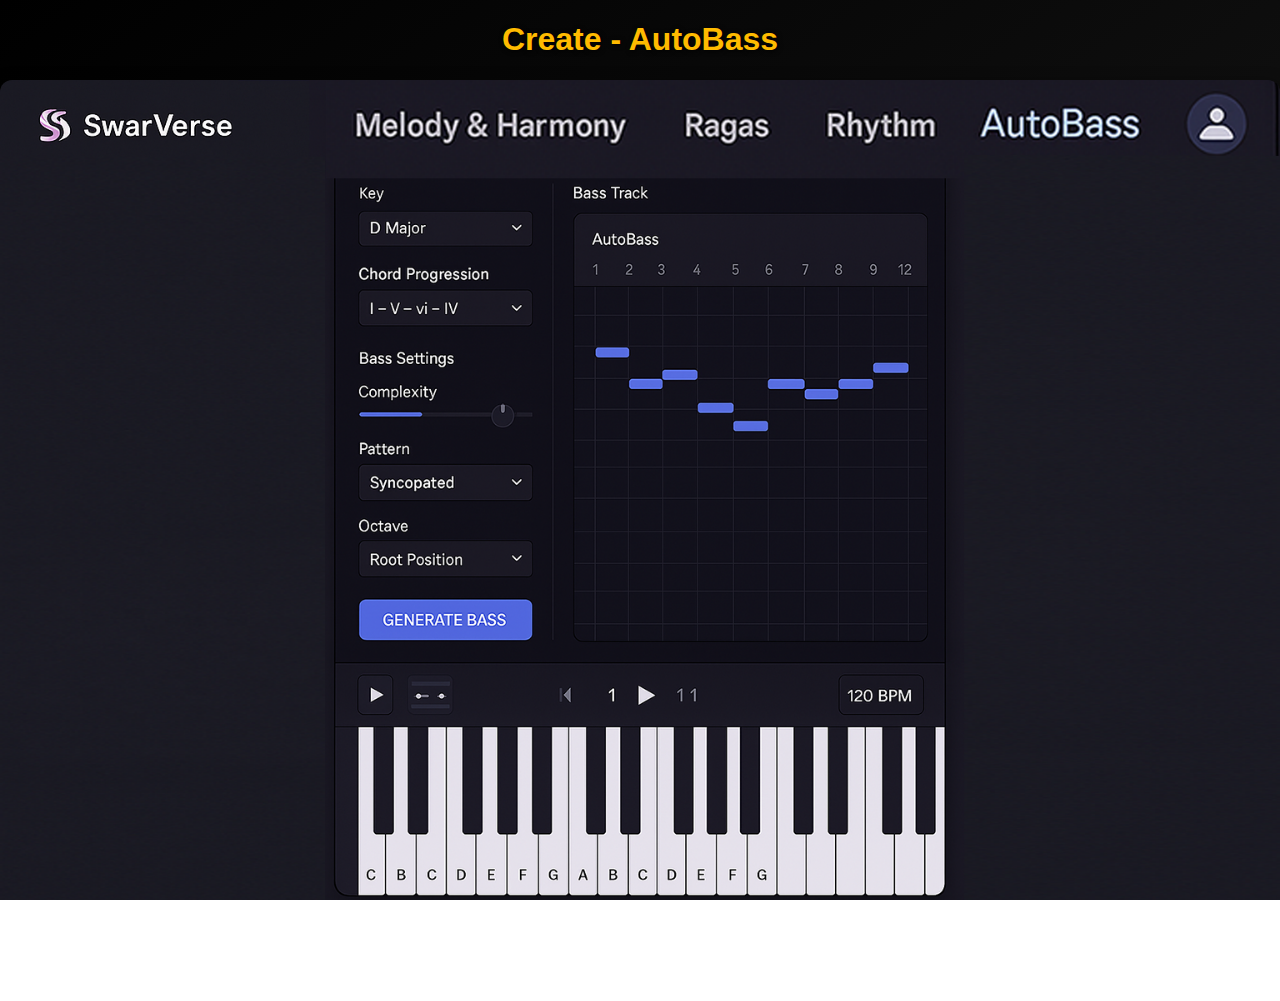
<file: Create/AutoBass/index.html>
<!DOCTYPE html>
<html lang="en">
<head>
    <meta charset="UTF-8">
    <title>Create - AutoBass | SwarVerse</title>
    <link rel="stylesheet" href="../../style.css">
</head>
<body>
    <h1>Create - AutoBass</h1>
    <a href="../../index.html">
    <img src="../../assets/AutoBass.png" alt="Create/AutoBass" style="max-width:100%;">
    </a>
    <p>This is the UI preview for the Create/AutoBass section.</p>
    <a href="../../index.html">← Back to Main</a>
    <script>
  window.addEventListener('DOMContentLoaded', () => {
    document.body.classList.add('loaded');
  });
</script>
</body>
</html>
</file>
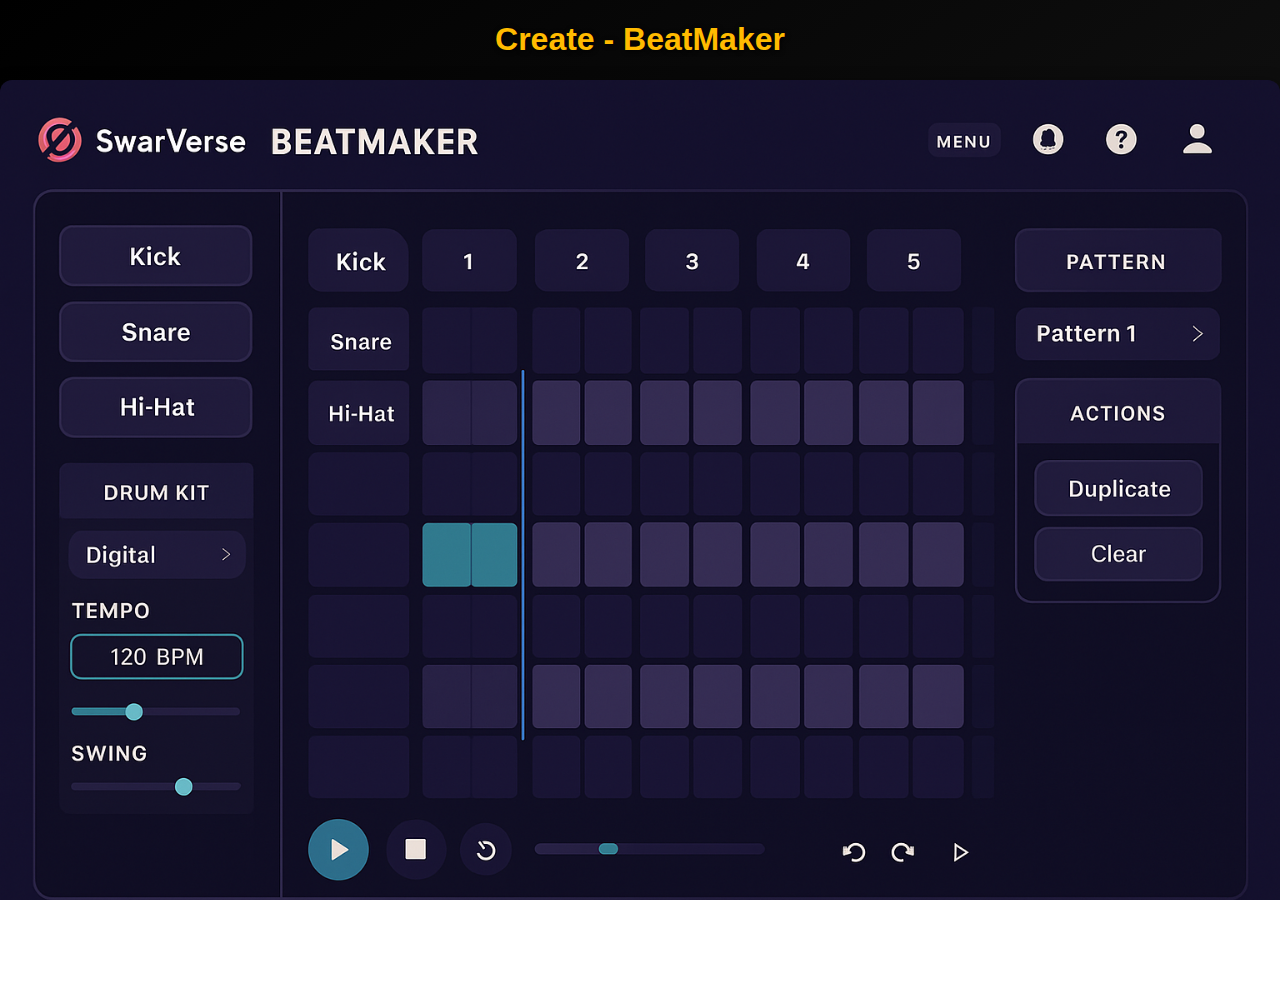
<file: Create/BeatMaker/index.html>
<!DOCTYPE html>
<html lang="en">
<head>
    <meta charset="UTF-8">
    <title>Create - BeatMaker | SwarVerse</title>
    <link rel="stylesheet" href="../../style.css">
</head>
<body>
    <h1>Create - BeatMaker</h1>
    <a href="../../index.html">
    <img src="../../assets/BeatMaker.png" alt="Create/BeatMaker" style="max-width:100%;">
    </a>
    <p>This is the UI preview for the Create/BeatMaker section.</p>
    <a href="../../index.html">← Back to Main</a>
    <script>
  window.addEventListener('DOMContentLoaded', () => {
    document.body.classList.add('loaded');
  });
</script>
</body>
</html>
</file>
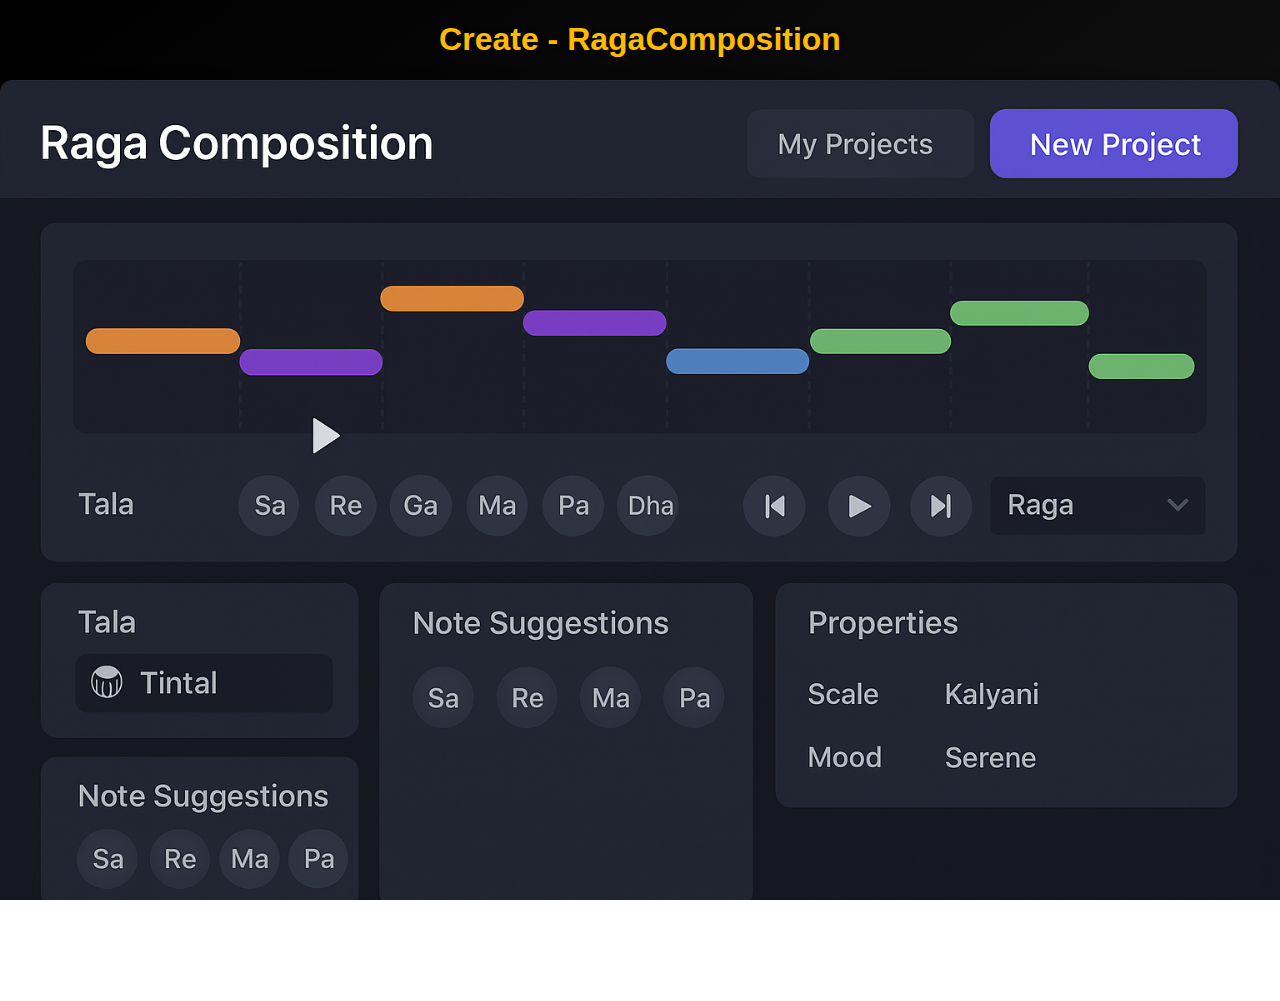
<file: Create/RagaComposition/index.html>
<!DOCTYPE html>
<html lang="en">
<head>
    <meta charset="UTF-8">
    <title>Create - RagaComposition | SwarVerse</title>
    <link rel="stylesheet" href="../../style.css">
    <meta name="viewport" content="width=device-width, initial-scale=1.0">

</head>
<body>
    <h1>Create - RagaComposition</h1>
    <a href="../../index.html">
    <img src="../../assets/Raga Composition.png" alt="Create/RagaComposition" style="max-width:100%;">
    </a>
    <p>This is the UI preview for the Create/RagaComposition section.</p>
    <a href="../../index.html">← Back to Main</a>
    <script>
  window.addEventListener('DOMContentLoaded', () => {
    document.body.classList.add('loaded');
  });
</script>
</body>
</html>
</file>
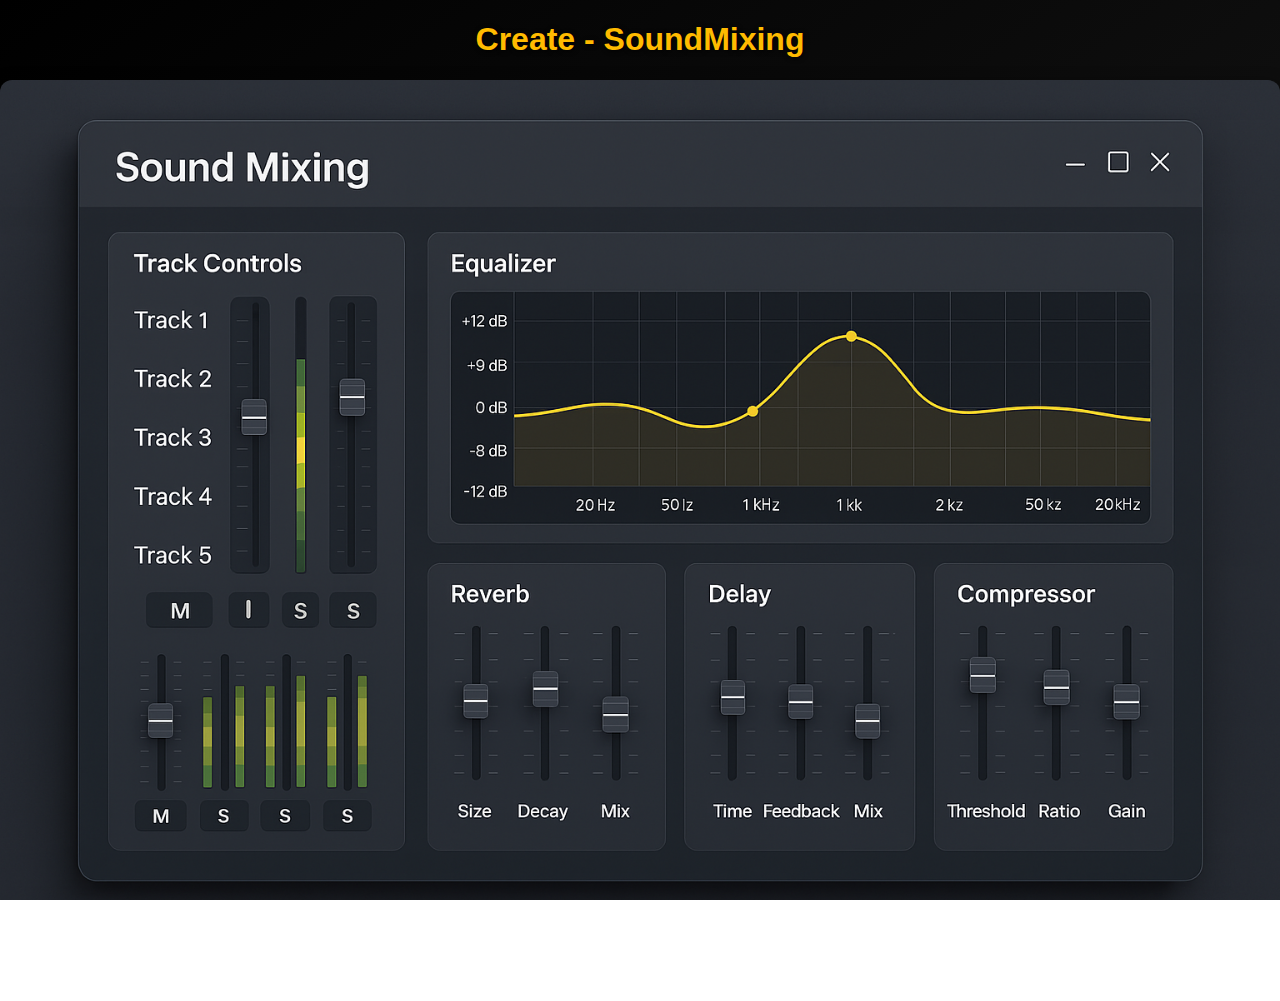
<file: Create/SoundMixing/index.html>
<!DOCTYPE html>
<html lang="en">
<head>
    <meta charset="UTF-8">
    <title>Create - SoundMixing | SwarVerse</title>
    <link rel="stylesheet" href="../../style.css">
</head>
<body>
    <h1>Create - SoundMixing</h1>
    <a href="../../index.html">
    <img src="../../assets/SoundMixing.png" alt="Create/SoundMixing" style="max-width:100%;">
    </a>
    <p>This is the UI preview for the Create/SoundMixing section.</p>
    <a href="../../index.html">← Back to Main</a>
    <script>
  window.addEventListener('DOMContentLoaded', () => {
    document.body.classList.add('loaded');
  });
</script>
</body>
</html>
</file>
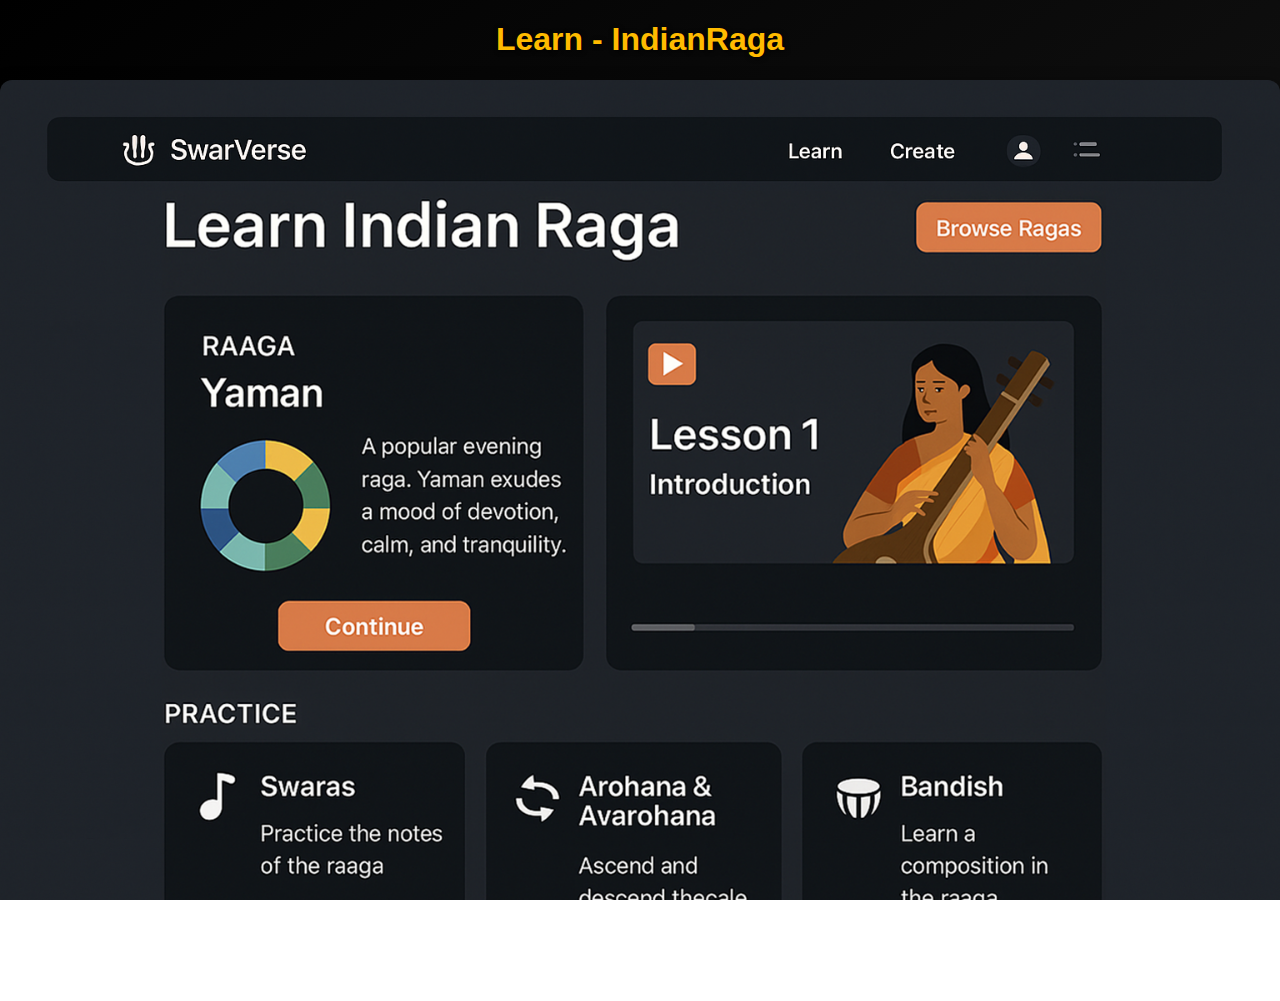
<file: Learn/IndianRaga/index.html>
<!DOCTYPE html>
<html lang="en">
<head>
    <meta charset="UTF-8">
    <title>Learn - IndianRaga | SwarVerse</title>
    <link rel="stylesheet" href="../../style.css">
    <meta name="viewport" content="width=device-width, initial-scale=1.0">

</head>
<body>
    <h1>Learn - IndianRaga</h1>
    <a href="../../index.html">
    <img src="../../assets/Indian Raga.png" alt="Learn/IndianRaga" style="max-width:100%;">
    </a>
    <p>This is the UI preview for the Learn/IndianRaga section.</p>
    <a href="../../index.html">← Back to Main</a>
<script>
  window.addEventListener('DOMContentLoaded', () => {
    document.body.classList.add('loaded');
  });
</script>
</body>
</html>
</file>
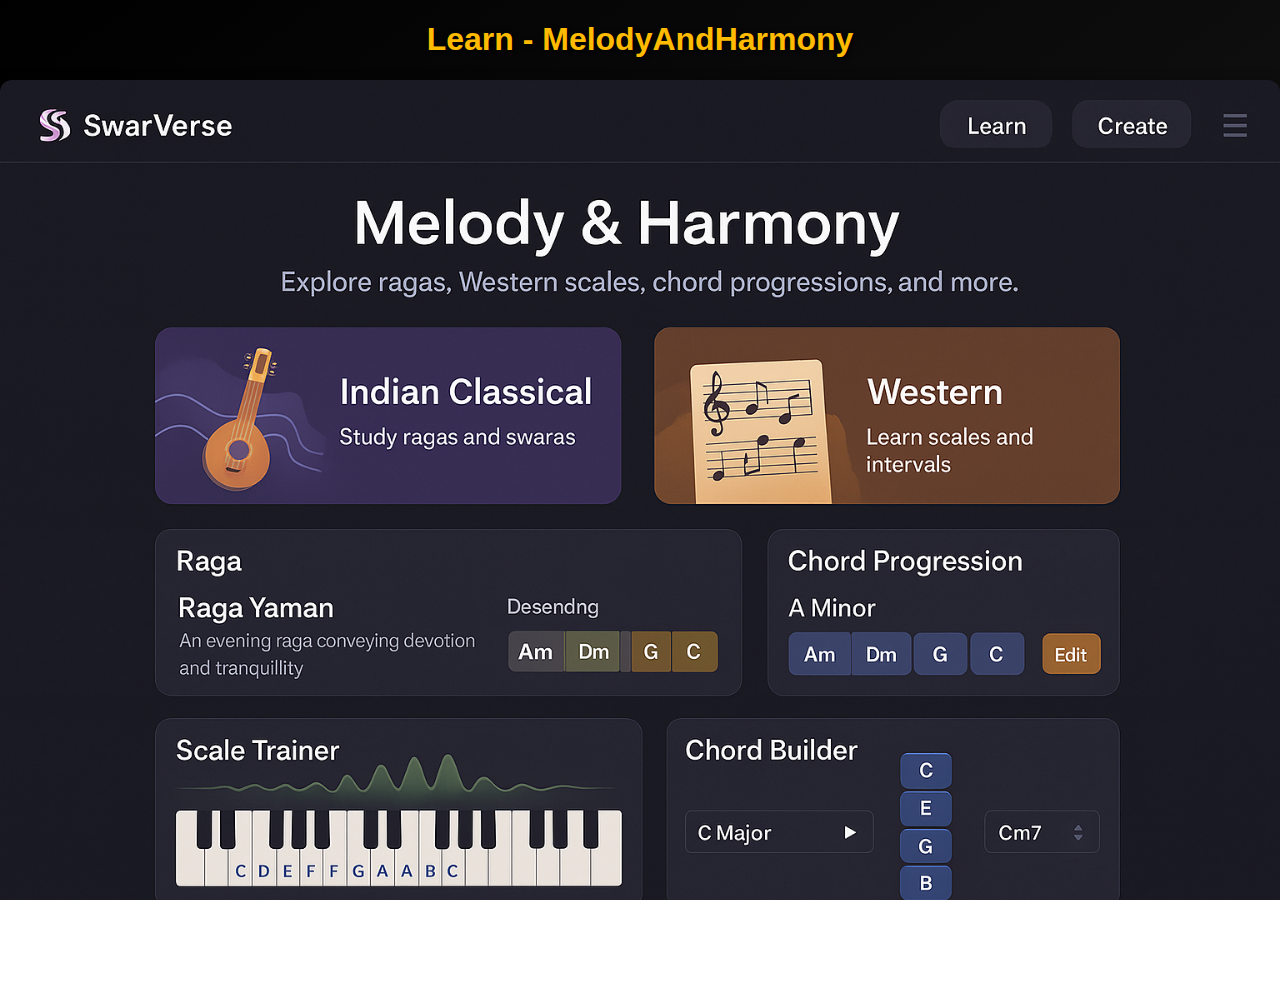
<file: Learn/MelodyAndHarmony/index.html>
<!DOCTYPE html>
<html lang="en">
<head>
    <meta charset="UTF-8">
    <title>Learn - MelodyAndHarmony | SwarVerse</title>
    <link rel="stylesheet" href="../../style.css">
    <meta name="viewport" content="width=device-width, initial-scale=1.0">

</head>
<body>
    <h1>Learn - MelodyAndHarmony</h1>
    <a href="../../index.html">
    <img src="../../assets/Melody and Harmony.png" alt="Learn/MelodyAndHarmony" style="max-width:100%;">
    </a>
    <p>This is the UI preview for the Learn/MelodyAndHarmony section.</p>
    <a href="../../index.html">← Back to Main</a>
    <script>
  window.addEventListener('DOMContentLoaded', () => {
    document.body.classList.add('loaded');
  });
    </script>
</body>
</html>
</file>
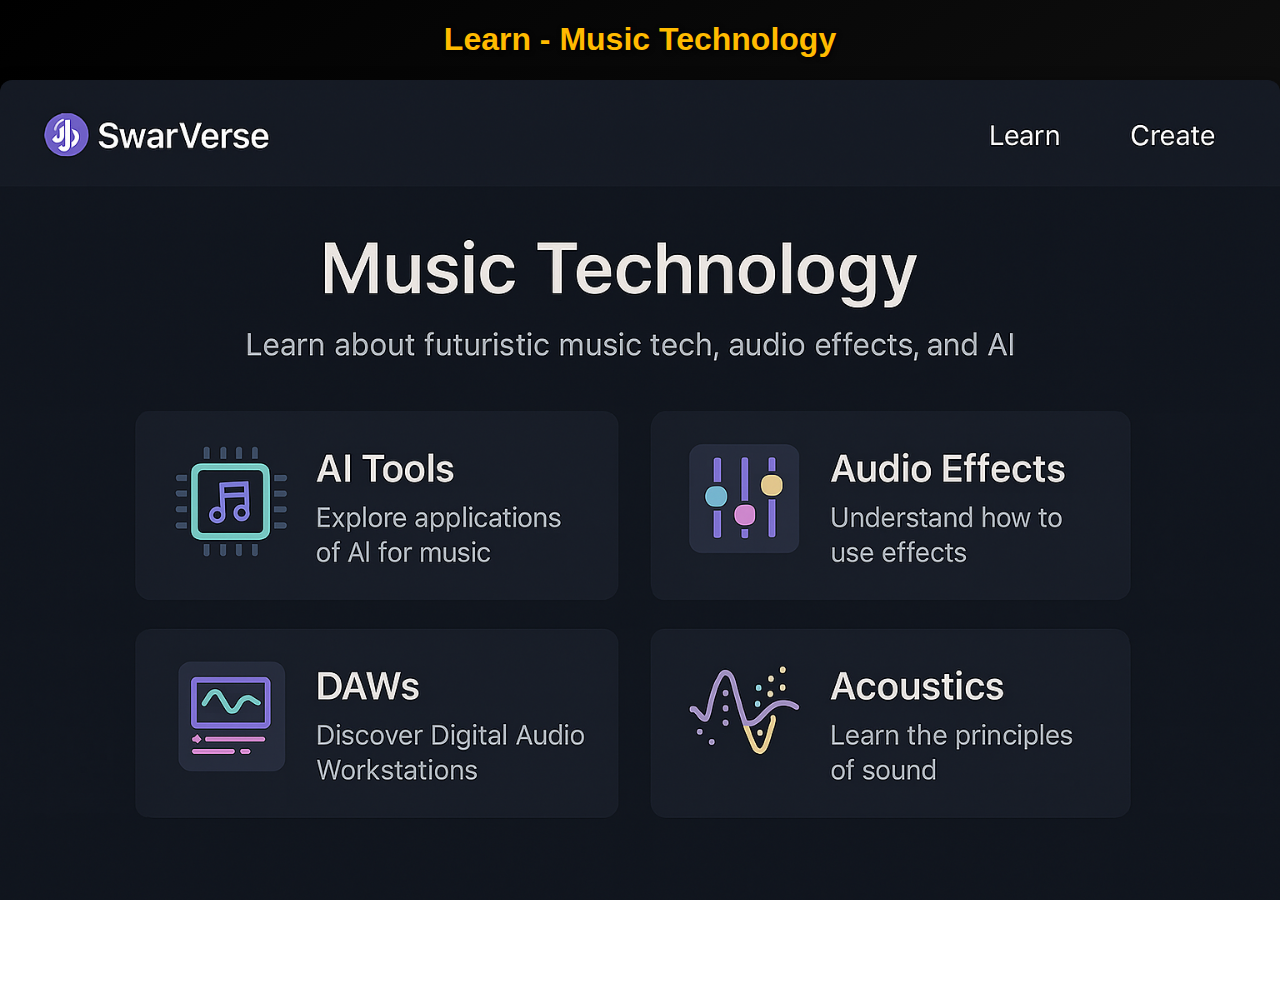
<file: Learn/MusicTech/index.html>
<!DOCTYPE html>
<html lang="en">
<head>
    <meta charset="UTF-8">
    <title>Learn - Music Technology | SwarVerse</title>
    <link rel="stylesheet" href="../../style.css">
    <meta name="viewport" content="width=device-width, initial-scale=1.0">

</head>
<body>
    <h1>Learn - Music Technology</h1>
  <!-- Make entire image clickable -->
  <a href="../../index.html">
    <img src="../../assets/MusicTech.png" alt="Learn/MusicTech" style="max-width:100%; display: block; cursor: pointer;">
  </a>
    <p>This is the UI preview for the Learn/MusicTech section.</p>
    <a href="../../index.html">← Back to Main</a>
    <script>
  window.addEventListener('DOMContentLoaded', () => {
    document.body.classList.add('loaded');
  });
</script>
</body>
</html>
</file>
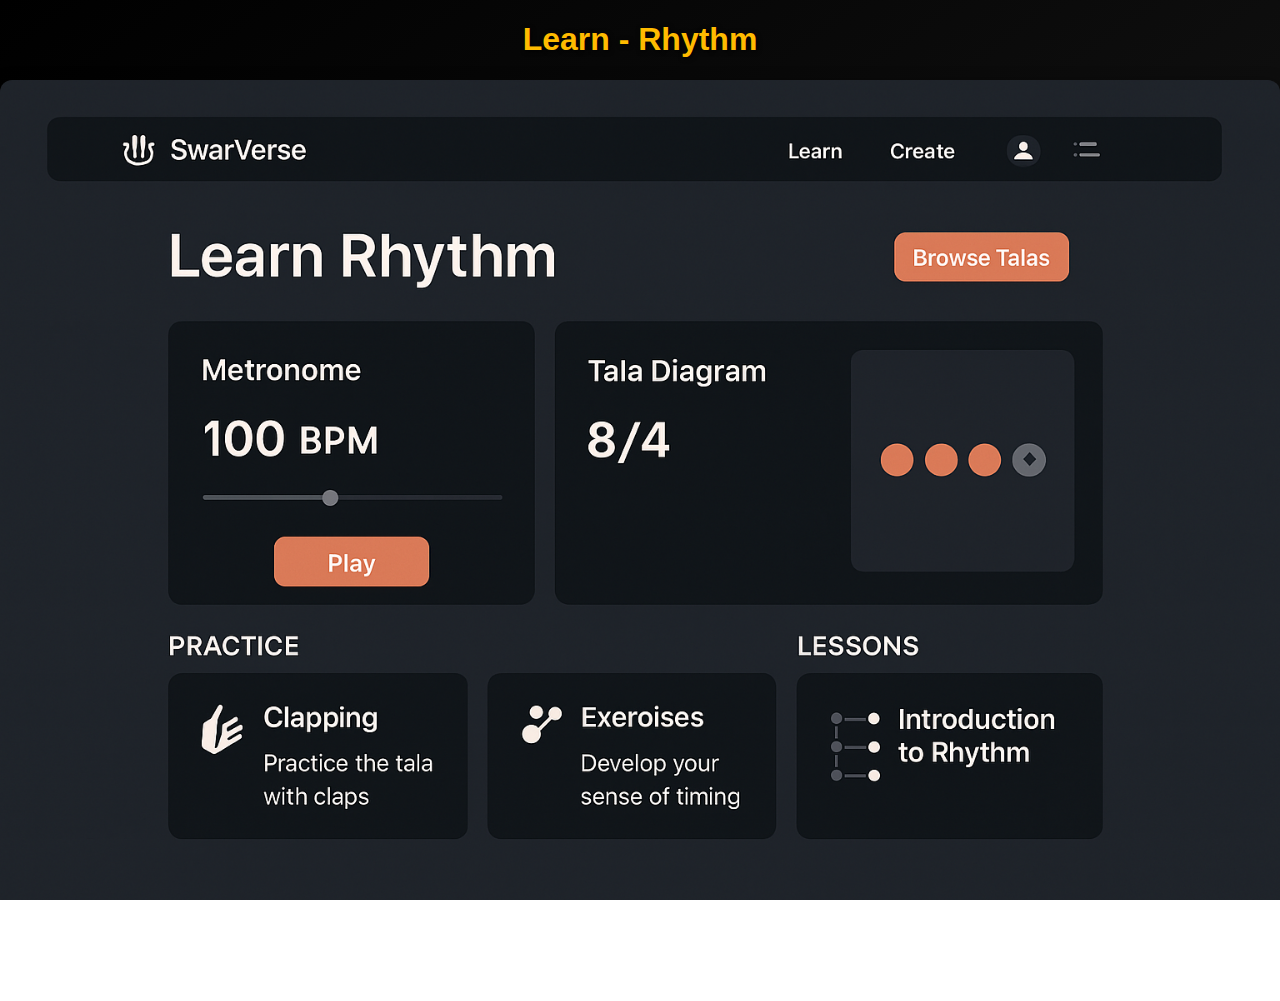
<file: Learn/Rhythm/index.html>
<!DOCTYPE html>
<html lang="en">
<head>
    <meta charset="UTF-8">
    <title>Learn - Rhythm | SwarVerse</title>
    <link rel="stylesheet" href="../../style.css">
    <meta name="viewport" content="width=device-width, initial-scale=1.0">

</head>
<body>
    <h1>Learn - Rhythm</h1>
  <!-- Make entire image clickable -->
  <a href="../../index.html">
    <img src="../../assets/Rhythm.png" alt="Learn/Rhythm" style="max-width:100%; display: block; cursor: pointer;">
  </a>
    <p>This is the UI preview for the Learn/Rhythm section.</p>
    <a href="../../index.html">← Back to Main</a>
    <script>
  window.addEventListener('DOMContentLoaded', () => {
    document.body.classList.add('loaded');
  });
</script>
</body>
</html>
</file>
<file: style.css>
/* === NEW STYLES FOR SWARVERSE === */


/* General body styling */
html, body {
    margin: 0;
    padding: 0;
    width: 100vw;
    height: 100vh; 
    background: linear-gradient(to bottom right, #000000, #1a1a1a);
    font-family: 'Segoe UI', sans-serif;
    color: #ffffff;
    text-align: center;
    overflow-x: hidden;
    overflow-y: auto;
}

/* Headings */
h1, h2,h3 {
  color: #ffbb00;
  text-shadow: 1px 1px 5px #000;
}



/* Links */
a {
  color: #00ffe1;
  text-decoration: none;
  font-weight: bold;
  transition: color 0.2s ease;
}

a:hover {
  color: #ffaa00;
  text-shadow: 0 0 8px #ffaa00;
}


ul {
    list-style: none;
    padding: 0;
    margin: 0;
}

/* Images */
img {
    display: block;
    margin: 0 auto;
    width: 100vw;
    height: auto;
    max-width: 100%;
     /*border: 1px solid #333;*/
    border-radius: 12px;
    box-shadow: 0 4px 15px rgba(0,0,0,0.5);
    transition: transform 0.3s ease;
   
}

img:hover {
  transform: scale(1.03);
  cursor: pointer;
}
/* Buttons if you ever add them */
button {
  background-color: #ffaa00;
  color: black;
  padding: 10px 20px;
  border-radius: 10px;
  border: none;
  cursor: pointer;
  transition: background 0.3s ease;
}

button:hover {
  background-color: #ffdd55;
}


@media (max-width: 768px) {
 
  body {
    padding: 10px;
  }
}
</file>
